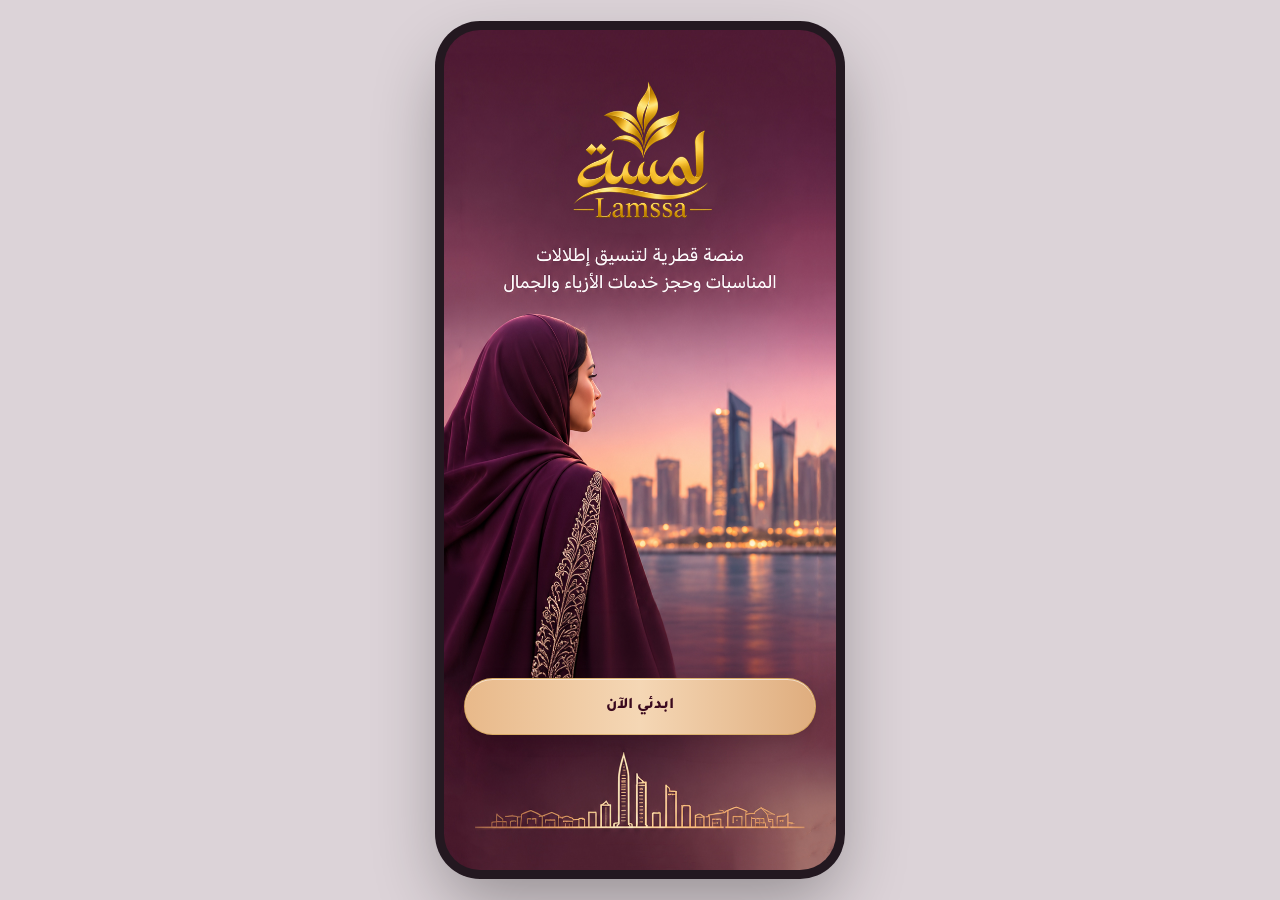
<file: index.html>
<!DOCTYPE html>
<html lang="ar" dir="rtl">
<head>
  <meta charset="utf-8">
  <meta name="viewport" content="width=device-width, initial-scale=1, viewport-fit=cover">
  <meta name="theme-color" content="#5E1233">
  <title>لمسة — الرئيسية</title>
  <link href="https://fonts.googleapis.com/css2?family=Tajawal:wght@400;500;700;800&display=swap" rel="stylesheet">
  <link rel="stylesheet" href="home.css">
</head>
<body>
  <div class="frame home-bg">
    <footer class="home-ft">
      <a href="main.html" class="cta-btn">ابدئي الآن</a>
    </footer>
  </div>
</body>
</html>
</file>
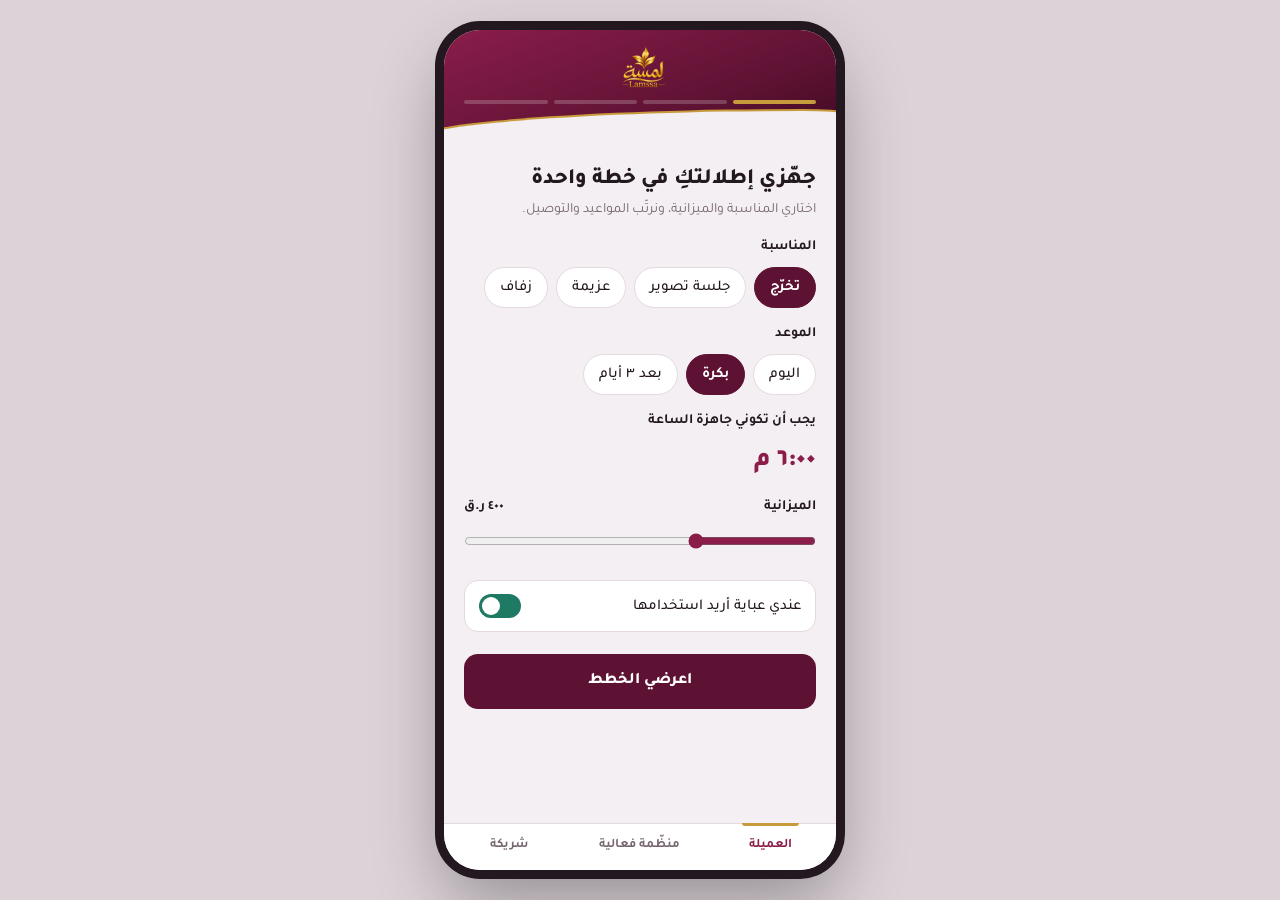
<file: main.html>
<!DOCTYPE html>
<html lang="ar" dir="rtl">
<head>
  <meta charset="utf-8">
  <meta name="viewport" content="width=device-width, initial-scale=1, viewport-fit=cover">
  <meta name="theme-color" content="#5E1233">
  <title>لمسة — نموذج أولي</title>
  <link href="https://fonts.googleapis.com/css2?family=Tajawal:wght@400;500;700;800&display=swap" rel="stylesheet">
  <link rel="stylesheet" href="style.css">
</head>
<body>
  <div class="frame">
    <header id="hd"></header>
    <main id="mn"></main>
    <nav id="nv"></nav>
    <div id="ts" role="status"></div>
  </div>
  <script src="script.js"></script>
</body>
</html>
</file>
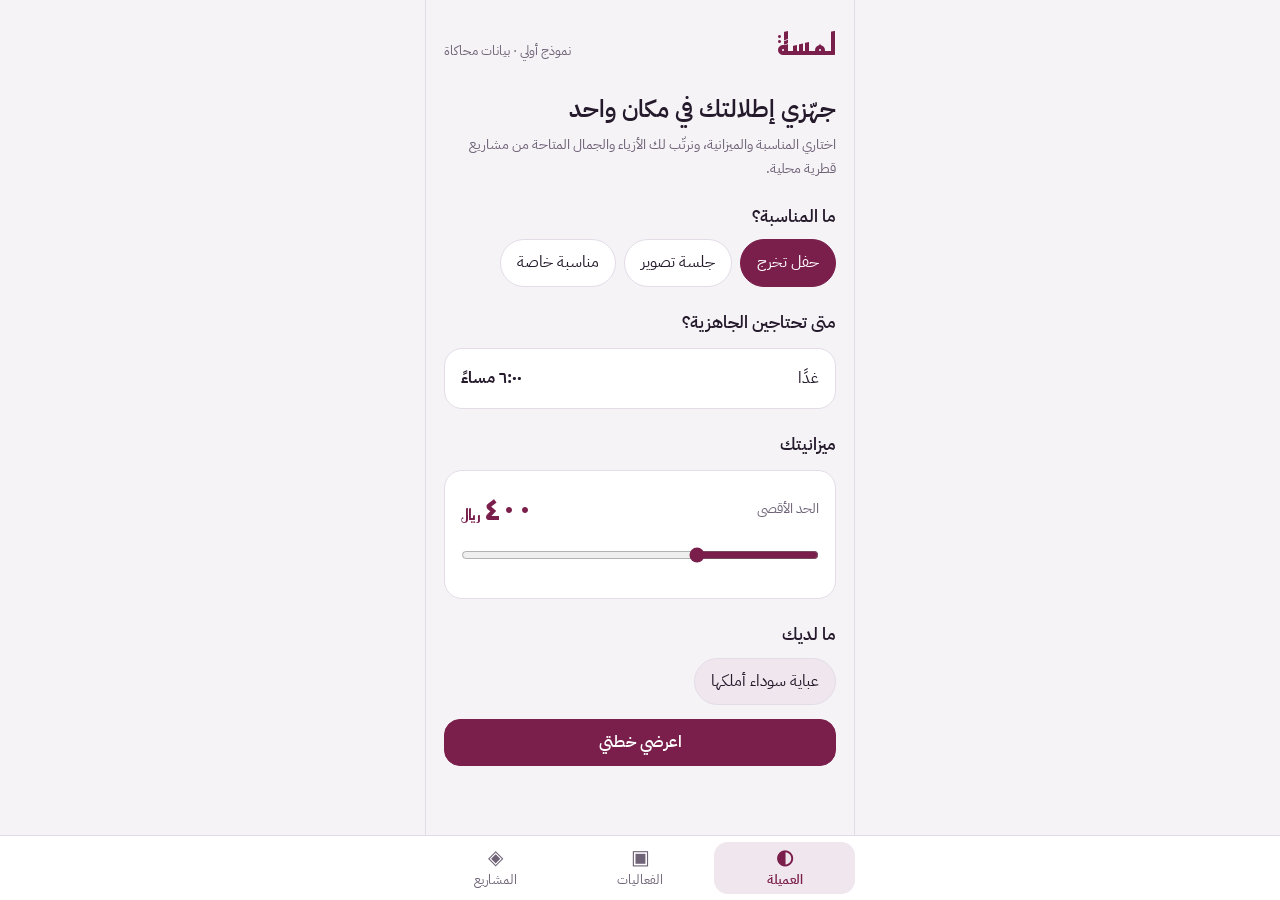
<file: لمسة _ Mobile-First Web App.html>
<!DOCTYPE html>
<html lang="ar" dir="rtl">
<head>
<meta charset="utf-8">
<meta name="viewport" content="width=device-width, initial-scale=1, viewport-fit=cover">
<title>لمسة | نموذج أولي</title>
<link rel="stylesheet" href="https://fonts.googleapis.com/css2?family=IBM+Plex+Sans+Arabic:wght@400;500;600&family=Reem+Kufi:wght@600&display=swap">


<style>
:root{--bg:#f6f3f7;--surface:#fff;--ink:#241a2b;--muted:#6f6377;--line:#e3dce8;--accent:#7a1f4b;--on-accent:#fff;--gold:#a8823f;--ok:#1d6f62;--warn:#b3261e;--soft:#f0e6ee;
box-sizing:border-box;padding-top:env(safe-area-inset-top,0px);padding-bottom:env(safe-area-inset-bottom,0px)}
@media (prefers-color-scheme:dark){:root:not([data-theme="light"]){--bg:#171119;--surface:#231a27;--ink:#f3ecf5;--muted:#a899b0;--line:#3a2d40;--accent:#d36b9f;--on-accent:#1a0f1f;--gold:#d4b06a;--ok:#4cc2af;--warn:#ff8a80;--soft:#33263a}}
:root[data-theme="dark"]{--bg:#171119;--surface:#231a27;--ink:#f3ecf5;--muted:#a899b0;--line:#3a2d40;--accent:#d36b9f;--on-accent:#1a0f1f;--gold:#d4b06a;--ok:#4cc2af;--warn:#ff8a80;--soft:#33263a}
html{scroll-padding-top:env(safe-area-inset-top,0px);height:100%}
*{box-sizing:border-box}
body{margin:0;min-height:100%;background:var(--bg);color:var(--ink);font:400 16px/1.7 "IBM Plex Sans Arabic",Tahoma,sans-serif}
body::before{content:"";position:fixed;inset:0 0 auto;height:env(safe-area-inset-top,0px);background:var(--bg);z-index:10}
.app{max-width:430px;margin:0 auto;min-height:100vh;padding:0 18px 96px;background:var(--bg)}
@media(min-width:500px){.app{border-inline:1px solid var(--line)}}
header{padding:22px 0 10px;display:flex;align-items:baseline;justify-content:space-between}
.logo{font:600 30px "Reem Kufi",Tahoma,sans-serif;color:var(--accent);letter-spacing:0}
.tag{font-size:13px;color:var(--muted)}
h1{font-size:24px;line-height:1.5;margin:14px 0 6px;font-weight:600}
h2{font-size:17px;margin:22px 0 8px;font-weight:600}
p{margin:0 0 10px}.muted{color:var(--muted);font-size:14px}
.card{background:var(--surface);border:1px solid var(--line);border-radius:18px;padding:16px;margin:10px 0}
.chips{display:flex;flex-wrap:wrap;gap:8px}
.chip,.btn{font:inherit;cursor:pointer;border-radius:999px;border:1px solid var(--line);background:var(--surface);color:var(--ink);padding:9px 16px;min-height:44px}
.chip[aria-pressed="true"]{background:var(--accent);color:var(--on-accent);border-color:var(--accent)}
.btn{display:block;width:100%;text-align:center;background:var(--accent);color:var(--on-accent);border-color:var(--accent);font-weight:600;margin-top:14px;border-radius:16px}
.btn.alt{background:transparent;color:var(--accent)}
.btn.sm{display:inline-block;width:auto;margin:8px 0 0;padding:8px 16px;font-size:14px}
:focus-visible{outline:3px solid var(--gold);outline-offset:2px}
label.row,.row{display:flex;justify-content:space-between;align-items:center;gap:10px}
input[type=range]{width:100%;accent-color:var(--accent);height:36px;margin:6px 0 0}
.big{font:600 34px "Reem Kufi",Tahoma,sans-serif;color:var(--accent);line-height:1.3}
.step{display:flex;align-items:center;gap:12px}
.step button{width:44px;height:44px;border-radius:50%;border:1px solid var(--line);background:var(--surface);color:var(--ink);font-size:20px;cursor:pointer}
.step b{min-width:28px;text-align:center;font-size:18px}
.thread{position:relative;margin:6px 0 0;padding-inline-start:30px}
.thread::before{content:"";position:absolute;inset-block:10px;inset-inline-start:9px;width:2px;background:linear-gradient(var(--gold),var(--accent))}
.node{position:relative;padding:8px 0 14px}
.node::before{content:"";position:absolute;inset-inline-start:-27px;top:15px;width:12px;height:12px;border-radius:50%;background:var(--surface);border:3px solid var(--accent)}
.node.fail::before{border-color:var(--warn)}.node.done::before{background:var(--gold);border-color:var(--gold)}
.t{font-size:13px;color:var(--gold);font-weight:600}
.item{display:flex;justify-content:space-between;gap:10px;align-items:flex-start}
.price{font-weight:600;white-space:nowrap}
.fail .nm{text-decoration:line-through;color:var(--muted)}
.badge{display:inline-block;font-size:12px;border-radius:999px;padding:1px 10px;background:var(--soft);color:var(--accent);margin-inline-start:6px}
.badge.ok{color:var(--ok)}.badge.bad{color:var(--warn)}
.total{border-top:1px dashed var(--line);margin-top:8px;padding-top:12px}
.warn{color:var(--warn);font-weight:600}.good{color:var(--ok);font-weight:600}
.notice{background:var(--soft);border-radius:14px;padding:12px 14px;font-size:14px;margin:12px 0}
nav{position:fixed;inset-inline:0;bottom:0;z-index:5;background:var(--surface);border-top:1px solid var(--line);padding:6px 8px calc(6px + env(safe-area-inset-bottom,0px))}
nav div{max-width:430px;margin:0 auto;display:grid;grid-template-columns:repeat(3,1fr);gap:4px}
nav button{font:inherit;font-size:13px;background:none;border:0;color:var(--muted);min-height:52px;border-radius:14px;cursor:pointer}
nav button[aria-current="page"]{color:var(--accent);background:var(--soft);font-weight:600}
nav span{display:block;font-size:20px;line-height:1.2}
.sent{text-align:center;padding:26px 10px}.sent .big{font-size:28px}
@media(prefers-reduced-motion:no-preference){.card{animation:in .25s ease-out}@keyframes in{from{opacity:.4;transform:translateY(6px)}}}
</style>



</head>
<body>
<div class="app">
<header><span class="logo">لمسة</span><span class="tag">نموذج أولي · بيانات محاكاة</span></header>
<main id="main"></main>
</div>
<nav><div id="nav"></div></nav>
<script>
var fmt=function(n){return n.toLocaleString('ar-EG')};
var S={tab:'cust',step:'form',occ:'حفل تخرج',budget:400,mk:'ok',
 org:{h:2,w:2,sv:{'ضبط الشيلة':true,'إزالة الوبر من العباية':true,'رتوش المكياج':false},sent:false},
 shop:{n:5,photo:true,video:false,sent:false}};
function items(){return [
 {n:'تعديل الأكمام (خيّاطة شريكة)',p:60,t:'12:00 ظ',s:'ok'},
 {n:'تأجير حقيبة',p:60,t:'2:00 م',s:'ok'},
 {n:'حجز مكياج',p:S.mk==='alt'?270:260,t:S.mk==='alt'?'4:30 م':'3:30 م',s:S.mk},
 {n:'توصيل قياسي',p:10,t:'مع الاستلام',s:'ok'}]}
function total(){return items().reduce(function(a,i){return a+(i.s==='failed'?0:i.p)},0)}
function chip(label,on,fn){return '<button class="chip" aria-pressed="'+on+'" onclick="'+fn+'">'+label+'</button>'}
function stepper(v,dec,inc){return '<div class="step"><button aria-label="إنقاص" onclick="'+dec+'">−</button><b>'+fmt(v)+'</b><button aria-label="زيادة" onclick="'+inc+'">+</button></div>'}
function form(){
 var occ=['حفل تخرج','جلسة تصوير','مناسبة خاصة'].map(function(o){return chip(o,S.occ===o,"S.occ='"+o+"';draw()")}).join('');
 return '<h1>جهّزي إطلالتك في مكان واحد</h1><p class="muted">اختاري المناسبة والميزانية، ونرتّب لك الأزياء والجمال المتاحة من مشاريع قطرية محلية.</p>'+
 '<h2>ما المناسبة؟</h2><div class="chips">'+occ+'</div>'+
 '<h2>متى تحتاجين الجاهزية؟</h2><div class="card row"><span>غدًا</span><b>٦:٠٠ مساءً</b></div>'+
 '<h2>ميزانيتك</h2><div class="card"><div class="row"><span class="muted">الحد الأقصى</span><span class="big">'+fmt(S.budget)+' <small style="font-size:15px">ريال</small></span></div>'+
 '<input type="range" min="200" max="800" step="10" value="'+S.budget+'" aria-label="الميزانية" oninput="S.budget=+this.value;document.querySelector(\'.big\').firstChild.textContent=fmt(S.budget)+\' \'"></div>'+
 '<h2>ما لديك</h2><div class="chips"><span class="chip" style="background:var(--soft)">عباية سوداء أملكها</span></div>'+
 '<button class="btn" onclick="S.step=\'plan\';draw()">اعرضي خطتي</button>'}
function plan(){
 var it=items(),tt=total(),over=tt-S.budget;
 var th=it.map(function(i){var cls=i.s==='failed'?' fail':'';var b=i.s==='alt'?'<span class="badge ok">موعد بديل</span>':i.s==='failed'?'<span class="badge bad">تعذّر</span>':'<span class="badge">بانتظار الرد</span>';
  return '<div class="node'+cls+'"><div class="t">'+i.t+'</div><div class="item"><span class="nm">'+i.n+b+'</span><span class="price">'+fmt(i.p)+'</span></div></div>'}).join('');
 var extra='';
 if(S.mk==='failed')extra='<div class="notice"><b>تعذّر موعد المكياج ٣:٣٠ م.</b><br>بديل متاح الآن: ٤:٣٠ م بسعر ٢٧٠ ريالًا. لن يتغيّر شيء في طلبك قبل موافقتك.<br><button class="btn sm" onclick="S.mk=\'alt\';draw()">أوافق على البديل</button></div>';
 var st=over>0?'<span class="warn">أعلى من ميزانيتك بـ '+fmt(over)+' ريال</span>':'<span class="good">ضمن ميزانيتك'+(over===0?' تمامًا':' · متبقّي '+fmt(-over)+' ريال')+'</span>';
 return '<h1>خطة '+S.occ+'</h1><p class="muted">غدًا ٦:٠٠ م · الميزانية '+fmt(S.budget)+' ريال</p>'+
 '<div class="card"><div class="thread">'+th+'<div class="node done"><div class="t">5:30 م</div><b>جاهزة للمناسبة</b></div></div>'+
 '<div class="total row"><b>الإجمالي</b><span class="big" style="font-size:28px">'+fmt(tt)+' ريال</span></div><div>'+st+'</div></div>'+extra+
 (S.mk==='ok'?'<button class="btn alt" onclick="S.mk=\'failed\';draw()">جرّبي: تعذّر موعد المكياج</button>':'')+
 '<button class="btn alt" onclick="S.mk=\'ok\';S.step=\'form\';draw()">تعديل المناسبة أو الميزانية</button>'+
 '<p class="muted" style="margin-top:14px">الأسعار والمواعيد بيانات محاكاة للعرض في القمة.</p>'}
function orgv(){
 var o=S.org;
 if(o.sent)return '<div class="card sent"><div class="big">أُرسل الطلب</div><p>حجز ركن «لمسة قبل الصورة» لمدة '+fmt(o.h)+' ساعة بانتظار تأكيد الفريق.</p><button class="btn alt" onclick="S.org.sent=false;draw()">طلب جديد</button></div>';
 var sv=Object.keys(o.sv).map(function(k){return chip(k,o.sv[k],"S.org.sv['"+k+"']=!S.org.sv['"+k+"'];draw()")}).join('');
 return '<h1>احجزي ركن «لمسة قبل الصورة»</h1><p class="muted">ركن في موقع الفعالية لتجهيز الإطلالات قبل التصوير.</p>'+
 '<h2>مدة التشغيل (ساعات)</h2>'+stepper(o.h,'S.org.h=Math.max(1,S.org.h-1);draw()','S.org.h=Math.min(8,S.org.h+1);draw()')+
 '<h2>عدد العاملات</h2>'+stepper(o.w,'S.org.w=Math.max(1,S.org.w-1);draw()','S.org.w=Math.min(6,S.org.w+1);draw()')+
 '<h2>الخدمات</h2><div class="chips">'+sv+'</div>'+
 '<div class="notice">السعر يُتفق عليه مع المنظِّمة بحسب المدة وعدد العاملات والخدمات.</div>'+
 '<button class="btn" onclick="S.org.sent=true;draw()">أرسلي طلب الحجز</button>'}
function shopv(){
 var s=S.shop;
 if(s.sent)return '<div class="card sent"><div class="big">أُرسل الطلب</div><p>طلب تصوير '+fmt(s.n)+' قطع بانتظار موعد من الفريق.</p><button class="btn alt" onclick="S.shop.sent=false;draw()">طلب جديد</button></div>';
 return '<h1>صوّري مجموعتك</h1><p class="muted">لأصحاب مشاريع العبايات والإكسسوارات: جلسة تنسّقها مصوّرة ومنسّقة أزياء.</p>'+
 '<h2>عدد القطع</h2>'+stepper(s.n,'S.shop.n=Math.max(1,S.shop.n-1);draw()','S.shop.n=Math.min(20,S.shop.n+1);draw()')+
 '<h2>المخرجات</h2><div class="chips">'+chip('صور للمتجر',s.photo,"S.shop.photo=!S.shop.photo;draw()")+chip('فيديو قصير',s.video,"S.shop.video=!S.shop.video;draw()")+'</div>'+
 '<div class="notice">تُحدَّد الباقة والسعر بعد الاتفاق على عدد القطع والصور ومقاطع الفيديو.</div>'+
 '<button class="btn" onclick="S.shop.sent=true;draw()">اطلبي موعدًا</button>'}
var TABS=[['cust','◐','العميلة'],['org','▣','الفعاليات'],['shop','◈','المشاريع']];
function draw(){
 document.getElementById('main').innerHTML=S.tab==='cust'?(S.step==='form'?form():plan()):S.tab==='org'?orgv():shopv();
 document.getElementById('nav').innerHTML=TABS.map(function(t){return '<button '+(S.tab===t[0]?'aria-current="page"':'')+' onclick="S.tab=\''+t[0]+'\';draw();scrollTo(0,0)"><span>'+t[1]+'</span>'+t[2]+'</button>'}).join('')}
draw();
</script>
</body>
</html>
</file>
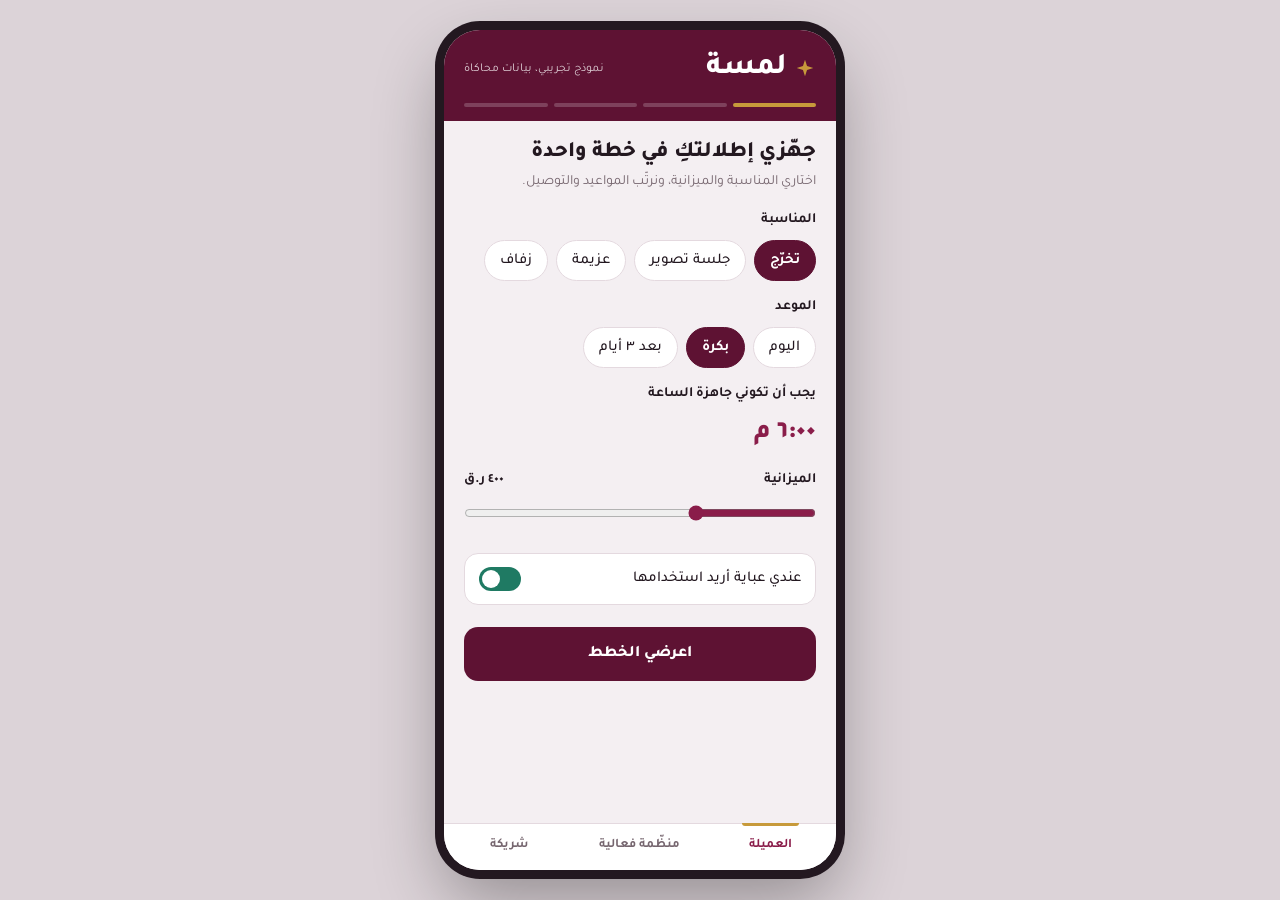
<file: لمسة — نموذج أولي.html>
<!DOCTYPE html>
<html lang="ar" dir="rtl">
<head>
<meta charset="utf-8">
<meta name="viewport" content="width=device-width, initial-scale=1, viewport-fit=cover">
<meta name="theme-color" content="#5E1233">
<title>لمسة — نموذج أولي</title>
<link href="https://fonts.googleapis.com/css2?family=Tajawal:wght@400;500;700;800&display=swap" rel="stylesheet">


<style>
:root{--bg:#F4EFF2;--card:#fff;--ink:#231820;--mut:#76666F;--br:#5E1233;--br2:#8A1D4A;--gold:#C79A3B;--line:#E4D9DF;--ok:#1F7A63;--bad:#B3261E;--wt:#9A6B00;--shell:#DCD3D8;color-scheme:light;box-sizing:border-box;padding-top:env(safe-area-inset-top,0px);padding-bottom:env(safe-area-inset-bottom,0px)}
@media(prefers-color-scheme:dark){:root:not([data-theme="light"]){--bg:#1A1117;--card:#26191F;--ink:#F4EAEF;--mut:#B8A4AE;--line:#3B2A33;--gold:#D9AE55;--ok:#4CC3A0;--bad:#FF8A80;--wt:#E3B341;--shell:#0D080B;color-scheme:dark}}
:root[data-theme="dark"]{--bg:#1A1117;--card:#26191F;--ink:#F4EAEF;--mut:#B8A4AE;--line:#3B2A33;--gold:#D9AE55;--ok:#4CC3A0;--bad:#FF8A80;--wt:#E3B341;--shell:#0D080B;color-scheme:dark}
*{box-sizing:border-box;margin:0;-webkit-tap-highlight-color:transparent}
html{height:100%;scroll-padding-top:env(safe-area-inset-top,0px)}
body{height:100%;font-family:Tajawal,system-ui,sans-serif;background:var(--shell);color:var(--ink);display:grid;place-items:center;font-size:15px;line-height:1.55}
.frame{width:392px;height:min(840px,100%);background:var(--bg);border-radius:36px;overflow:hidden;display:flex;flex-direction:column;box-shadow:0 0 0 9px var(--ink),0 30px 70px #0005;position:relative}
@media(max-width:520px){body{display:block}.frame{width:100%;height:100%;border-radius:0;box-shadow:none}}
button{font:inherit;color:inherit;cursor:pointer;border:0;background:none}
button:focus-visible,input:focus-visible{outline:3px solid var(--gold);outline-offset:2px}
header{background:var(--br);color:#fff;padding:16px 20px 14px;flex:none}
.top{display:flex;justify-content:space-between;align-items:center}
.logo{font-size:30px;font-weight:800;letter-spacing:0;display:flex;align-items:center;gap:8px}
.logo svg{width:22px;height:22px;color:var(--gold)}
.tag{font-size:12px;opacity:.8}
.dots{display:flex;gap:6px;margin-top:10px}.dots i{height:4px;flex:1;border-radius:3px;background:#ffffff33}.dots i.on{background:var(--gold)}
main{flex:1;overflow:auto;padding:18px 20px 26px}
nav{flex:none;display:flex;background:var(--card);border-top:1px solid var(--line);padding-bottom:4px}
nav button{flex:1;padding:12px 4px 10px;font-weight:700;font-size:13px;color:var(--mut);position:relative}
nav button.on{color:var(--br2)}
nav button.on::before{content:"";position:absolute;top:-1px;inset-inline:28%;height:3px;border-radius:0 0 3px 3px;background:var(--gold)}
@media(prefers-color-scheme:dark){nav button.on{color:var(--gold)}}
h2{font-size:22px;font-weight:800;line-height:1.35;margin-bottom:4px}
.p{color:var(--mut);font-size:14px;margin-bottom:16px}
label,.lb{display:flex;justify-content:space-between;font-weight:700;font-size:14px;margin:16px 0 8px}
.chips{display:flex;flex-wrap:wrap;gap:8px}
.chip{padding:8px 15px;border-radius:99px;border:1.5px solid var(--line);background:var(--card);font-weight:500}
.chip.on{background:var(--br);border-color:var(--br);color:#fff;font-weight:700}
input[type=range]{width:100%;accent-color:var(--br2);height:28px}
.big{font-size:26px;font-weight:800;color:var(--br2)}
@media(prefers-color-scheme:dark){.big{color:var(--gold)}}
.sw{display:flex;align-items:center;gap:12px;width:100%;text-align:start;padding:13px 14px;border:1.5px solid var(--line);border-radius:14px;background:var(--card);margin-top:16px;font-weight:500}
.sw b{margin-inline-start:auto;width:42px;height:24px;border-radius:99px;background:var(--line);position:relative;transition:.2s}
.sw b::after{content:"";position:absolute;top:3px;inset-inline-start:3px;width:18px;height:18px;border-radius:50%;background:#fff;transition:.2s}
.sw.on b{background:var(--ok)}.sw.on b::after{inset-inline-start:21px}
.btn{display:block;width:100%;margin-top:22px;padding:15px;border-radius:14px;background:var(--br);color:#fff;font-weight:800;font-size:16px;text-align:center}
.btn.g{background:none;border:1.5px solid var(--line);color:var(--ink);margin-top:10px;font-weight:700}
.btn:disabled{opacity:.55;cursor:default}
.card{background:var(--card);border:1px solid var(--line);border-radius:16px;padding:16px;margin-bottom:14px}
.card.sel{border:2px solid var(--gold)}
.hd{display:flex;justify-content:space-between;align-items:baseline;margin-bottom:2px}
.hd b{font-size:18px}.hd span{font-size:22px;font-weight:800;color:var(--br2)}
@media(prefers-color-scheme:dark){.hd span{color:var(--gold)}}
.d{color:var(--mut);font-size:13px;margin-bottom:10px}
.ln{display:flex;justify-content:space-between;padding:7px 0;border-top:1px dashed var(--line);font-size:14px}
.ln small{display:block;color:var(--mut);font-size:12px}
.mt{height:8px;border-radius:9px;background:var(--line);margin:12px 0 4px;overflow:hidden}.mt i{display:block;height:100%;background:var(--ok);border-radius:9px;transition:width .4s}.mt i.ov{background:var(--bad)}
.mt+small{color:var(--mut);font-size:12px}
.tl{position:relative;padding-inline-start:30px;margin:6px 0}
.tl::before{content:"";position:absolute;inset-block:8px;inset-inline-start:9px;width:2px;background:var(--line)}
.ti{position:relative;padding:0 0 18px}
.ti::before{content:"";position:absolute;top:5px;inset-inline-start:-27px;width:12px;height:12px;border-radius:50%;background:var(--card);border:3px solid var(--br2)}
.ti.ok::before{background:var(--ok);border-color:var(--ok)}.ti.no::before{border-color:var(--bad);background:var(--bad)}
.ti .tm{font-size:12px;color:var(--mut);font-weight:700}
.ti .r{display:flex;justify-content:space-between;gap:8px;align-items:center}
.ti.end::before{background:var(--gold);border-color:var(--gold);width:16px;height:16px;top:3px;inset-inline-start:-29px}
.ti.end b{color:var(--gold)}
.st{font-size:11px;font-weight:700;padding:2px 9px;border-radius:99px;white-space:nowrap}
.st.w{background:#C79A3B26;color:var(--wt)}.st.o{background:#1F7A6322;color:var(--ok)}.st.n{background:#B3261E22;color:var(--bad)}.st.i{background:var(--line);color:var(--mut)}
.sp{display:inline-block;width:10px;height:10px;border:2px solid currentColor;border-top-color:transparent;border-radius:50%;margin-inline-end:5px;vertical-align:-1px;animation:s .8s linear infinite}
@keyframes s{to{rotate:360deg}}
.al{border:2px solid var(--bad);border-radius:16px;padding:14px;background:var(--card);margin-bottom:14px}
.al b{color:var(--bad)}
.ok-i{width:68px;height:68px;border-radius:50%;background:var(--ok);display:grid;place-items:center;margin:14px auto 12px}.ok-i svg{width:34px;height:34px;color:#fff}
.ctr{text-align:center}
.stp{display:flex;align-items:center;justify-content:space-between;border:1.5px solid var(--line);background:var(--card);border-radius:14px;padding:6px}
.stp button{width:40px;height:40px;border-radius:10px;background:var(--bg);font-size:20px;font-weight:800}.stp b{font-size:17px}
.row2{display:flex;gap:8px;margin-top:10px}.row2 .btn{margin-top:0;padding:11px;font-size:14px}
#ts{position:absolute;inset-inline:20px;bottom:76px;background:var(--ink);color:var(--bg);padding:11px 14px;border-radius:12px;font-size:14px;text-align:center;opacity:0;pointer-events:none;transition:opacity .25s}
#ts.on{opacity:1}
.sim{font-size:12px;color:var(--mut);text-align:center;margin-top:16px}
@media(prefers-reduced-motion:reduce){*{transition:none!important;animation-duration:2s!important}}
</style>
</head>


<body>
<div class="frame"><header id="hd"></header><main id="mn"></main><nav id="nv"></nav><div id="ts" role="status"></div></div>
<script>
const $=s=>document.querySelector(s);
const n=x=>(+x).toLocaleString('ar-EG');
const fm=o=>{const h=Math.floor(o),m=Math.round((o-h)*60);return n((h+11)%12+1)+':'+(m<10?'٠':'')+n(m)+(h>=12?' م':' ص')};
const S={r:'c',st:0,bud:400,own:true,occ:'تخرّج',day:'بكرة',pl:'A',ph:0,loc:'قاعة حفل',hrs:2,stf:2,tch:true,sent:false,pcs:10,vid:true,inb:[0,0]};
const PL={
A:{n:'متوازنة',d:'تعديل عبايتكِ مع مكياج كامل وحقيبة مؤجّرة',it:[
{n:'تعديل الأكمام',w:'ورشة الدوحة للخياطة',p:60,o:13},
{n:'مكياج كامل',w:'مها، خبيرة مكياج',p:260,o:15,a:270,ao:16},
{n:'تأجير حقيبة',w:'ستوديو الإكسسوار',p:60,o:16.5},
{n:'توصيل',w:'لمسة',p:10,o:17.25}]},
B:{n:'اقتصادية',d:'تعديل الأكمام مع مكياج سريع وإكسسوار بسيط',it:[
{n:'تعديل الأكمام',w:'ورشة الدوحة للخياطة',p:60,o:13},
{n:'مكياج سريع',w:'مها، خبيرة مكياج',p:200,o:15.5,a:210,ao:16},
{n:'تأجير إكسسوار',w:'ستوديو الإكسسوار',p:35,o:16.5},
{n:'توصيل',w:'لمسة',p:10,o:17.25}]}};
const items=pl=>PL[pl||S.pl].it.map(i=>S.own||i.n!='تعديل الأكمام'?i:{n:'عباية جاهزة',w:'متجر العباية الشريك',p:280,o:13});
const done=()=>S.ph>=3;
const pr=i=>done()&&i.a?i.a:i.p, tm=i=>done()&&i.a?i.ao:i.o;
const tot=pl=>items(pl).reduce((a,i)=>a+(pl?i.p:pr(i)),0);
const mt=t=>`<div class="mt"><i class="${t>S.bud?'ov':''}" style="width:${Math.min(100,t/S.bud*100)}%"></i></div><small>${t>S.bud?'تتجاوز الميزانية بـ '+n(t-S.bud):'المتبقي من الميزانية '+n(S.bud-t)} ر.ق</small>`;
const ch=(k,a)=>`<div class="chips">${a.map(v=>`<button class="chip ${S[k]===v?'on':''}" onclick="set('${k}','${v}')">${v}</button>`).join('')}</div>`;
const sw=(k,t)=>`<button class="sw ${S[k]?'on':''}" onclick="set('${k}',!S.${k})">${t}<b></b></button>`;
const stp=(k,mn,mx)=>`<div class="stp"><button aria-label="زيادة" onclick="set('${k}',Math.min(${mx},S.${k}+1))">+</button><b>${n(S[k])}</b><button aria-label="إنقاص" onclick="set('${k}',Math.max(${mn},S.${k}-1))">−</button></div>`;
const tick='<svg viewBox="0 0 24 24" fill="none" stroke="currentColor" stroke-width="3" stroke-linecap="round" stroke-linejoin="round"><path d="M5 12.5l4.5 4.5L19 7.5"/></svg>';
const spark='<svg viewBox="0 0 24 24" fill="currentColor"><path d="M12 2l2.2 6.8L21 11l-6.8 2.2L12 20l-2.2-6.8L3 11l6.8-2.2z"/></svg>';
function set(k,v){S[k]=v;R(true)}
function go(s){S.st=s;R()}
function role(r){S.r=r;R()}
function toast(m){const t=$('#ts');t.textContent=m;t.classList.add('on');clearTimeout(toast.t);toast.t=setTimeout(()=>t.classList.remove('on'),2200)}
function bud(v){S.bud=+v;$('#bv').textContent=n(v)+' ر.ق'}
function reset(){Object.assign(S,{st:0,ph:0,pl:'A',sent:false});R()}
function send(){S.ph=1;R(true);setTimeout(()=>{if(S.ph==1){S.ph=2;R(true)}},1600)}
function pick(p){S.pl=p;S.ph=0;go(2)}

function cust(){
if(S.st==0)return`<h2>جهّزي إطلالتكِ في خطة واحدة</h2><p class="p">اختاري المناسبة والميزانية، ونرتّب المواعيد والتوصيل.</p>
<div class="lb">المناسبة</div>${ch('occ',['تخرّج','جلسة تصوير','عزيمة','زفاف'])}
<div class="lb">الموعد</div>${ch('day',['اليوم','بكرة','بعد ٣ أيام'])}
<div class="lb">يجب أن تكوني جاهزة الساعة</div><div class="big">٦:٠٠ م</div>
<label for="rg">الميزانية <b id="bv">${n(S.bud)} ر.ق</b></label><input id="rg" type="range" min="200" max="800" step="10" value="${S.bud}" oninput="bud(this.value)">
${sw('own','عندي عباية أريد استخدامها')}
<button class="btn" onclick="go(1)">اعرضي الخطط</button>`;
if(S.st==1)return`<h2>خطتان لـ ${S.occ} ${S.day}</h2><p class="p">الأسعار تشمل التوصيل، والمواعيد مرتّبة لتنتهي قبل ٦:٠٠ م.</p>`+['A','B'].map(k=>{const t=tot(k);return`<div class="card ${S.pl==k?'sel':''}"><div class="hd"><b>${PL[k].n}</b><span>${n(t)} ر.ق</span></div><div class="d">${PL[k].d}</div>${items(k).map(i=>`<div class="ln"><span>${i.n}<small>${i.w}</small></span><span>${n(i.p)}</span></div>`).join('')}${mt(t)}<button class="btn" style="margin-top:12px;padding:12px" onclick="pick('${k}')">اختاري هذه الخطة</button></div>`}).join('')+`<button class="btn g" onclick="go(0)">تعديل الميزانية أو المناسبة</button>`;
if(S.st==2){const L=items().map(i=>({...i,t:tm(i)})).sort((a,b)=>a.t-b.t);
const c=i=>{const x=i.a;if(S.ph==0)return['i','جاهز للإرسال',''];if(S.ph==1)return['w','<span class="sp"></span>بانتظار الرد',''];if(S.ph==2)return x?['n','تعذّر الموعد','no']:['o','مؤكد','ok'];return['o','مؤكد','ok']};
const T=tot();
return`<h2>${S.ph<3?'ترتيب اليوم':'خطتكِ جاهزة للاعتماد'}</h2><p class="p">كل عنصر يبقى «بانتظار الرد» حتى تؤكد الشريكة الوقت والسعر.</p>
${S.ph==2?`<div class="al"><b>اعتذرت مها عن موعد ${fm(items().find(i=>i.a).o)}</b><p class="d" style="margin:4px 0 10px">أقرب بديل الساعة ${fm(16)} بسعر ${n(items().find(i=>i.a).a)} ر.ق. الإجمالي الجديد ${n(T+items().find(i=>i.a).a-items().find(i=>i.a).p)} ر.ق.</p><div class="row2"><button class="btn" onclick="set('ph',3)">أوافق على البديل</button><button class="btn g" onclick="S.ph=0;go(1)">غيّري الخطة</button></div></div>`:''}
<div class="tl">${L.map(i=>{const s=c(i);return`<div class="ti ${s[2]}"><div class="tm">${fm(i.t)}</div><div class="r"><span><b>${i.n}</b><small class="d" style="display:block;margin:0">${i.w}</small></span><span class="st ${s[0]=='i'?'i':s[0]}">${s[1]}</span></div></div>`}).join('')}<div class="ti end"><div class="tm">${fm(18)}</div><b>موعد ${S.occ}</b></div></div>
<div class="card"><div class="hd"><b>الإجمالي</b><span>${n(T)} ر.ق</span></div>${mt(T)}</div>
${S.ph==0?`<button class="btn" onclick="send()">أرسلي الطلب للشريكات</button>`:S.ph==1?`<button class="btn" disabled>جارٍ انتظار الردود…</button>`:S.ph==3?`<button class="btn" onclick="go(3)">اعتمدي الخطة</button>`:''}`}
return`<div class="ctr"><div class="ok-i">${tick}</div><h2>تمّت جدولة إطلالتكِ</h2><p class="p">وصلكِ إشعار بكل موعد، وسنذكّركِ قبل كل خطوة.</p></div>
<div class="card"><div class="hd"><b>${PL[S.pl].n} · ${S.occ} ${S.day}</b><span>${n(tot())} ر.ق</span></div>${mt(tot())}<div class="ln"><span>الجاهزية</span><b>٦:٠٠ م</b></div><div class="ln"><span>سياسة الإلغاء والإرجاع</span><b>معروضة لكل عنصر</b></div></div>
<button class="btn" onclick="reset()">ابدئي خطة جديدة</button>`}

function org(){
const T=S.hrs*S.stf*150+(S.tch?S.hrs*100:0);
if(S.sent)return`<div class="ctr"><div class="ok-i">${tick}</div><h2>وصل طلب الحجز</h2><p class="p">سيؤكد فريق لمسة التوافر خلال ساعة.</p></div><div class="card"><div class="hd"><b>ركن لمسة قبل الصورة</b><span>${n(T)} ر.ق</span></div><div class="ln"><span>الموقع</span><b>${S.loc}</b></div><div class="ln"><span>المدة</span><b>${n(S.hrs)} ساعة</b></div><div class="ln"><span>رقم الطلب</span><b>LM-٢٦١١</b></div></div><button class="btn g" onclick="set('sent',false)">طلب جديد</button>`;
return`<h2>احجزي ركن «لمسة قبل الصورة»</h2><p class="p">ركن تجهيز في موقع فعاليتكِ، يُحجز بالساعة.</p>
<div class="lb">موقع الفعالية</div>${ch('loc',['قاعة حفل','استوديو تصوير','حرم جامعي'])}
<div class="lb">مدة التشغيل (ساعات)</div>${stp('hrs',1,6)}
<div class="lb">عدد العاملات</div>${stp('stf',1,4)}
<div class="lb">الخدمات</div>
<div class="ln"><span>ضبط الشيلة</span><b>مشمول</b></div><div class="ln"><span>إزالة الوبر من العباية</span><b>مشمول</b></div>
${sw('tch','رتوش مكياج (+١٠٠ ر.ق في الساعة)')}
<div class="card" style="margin-top:18px"><div class="hd"><b>التقدير</b><span>${n(T)} ر.ق</span></div><div class="d" style="margin:0">${n(S.stf)} عاملات × ${n(S.hrs)} ساعة × ١٥٠ ر.ق${S.tch?' + رتوش المكياج':''}</div></div>
<button class="btn" onclick="set('sent',true)">أرسلي طلب الحجز</button>`}

function par(){
const rq=[['تعديل أكمام عباية سوداء',60,'التسليم قبل ١:٠٠ م'],['تأجير حقيبة سهرة',60,'الاستلام ٤:٣٠ م']];
const E=S.pcs*20+(S.vid?250:0);
return`<h2>أهلًا بكِ يا شريكتنا</h2><p class="p">طلبات محدّدة بموعد وسعر، تقبلينها أو تعتذرين عنها.</p>
<div class="lb">طلبات جديدة</div>${rq.map((q,i)=>`<div class="card"><div class="hd"><b>${q[0]}</b><span>${n(q[1])}</span></div><div class="d" style="margin:0">${q[2]}</div>${S.inb[i]?`<span class="st ${S.inb[i]==1?'o':'n'}" style="display:inline-block;margin-top:10px">${S.inb[i]==1?'تم القبول':'تم الاعتذار'}</span>`:`<div class="row2"><button class="btn" onclick="S.inb[${i}]=1;R(true)">قبول</button><button class="btn g" onclick="S.inb[${i}]=2;R(true)">اعتذار</button></div>`}</div>`).join('')}
<div class="lb" style="margin-top:22px">تصوير مجموعتكِ</div>
<div class="card"><label for="pc" style="margin-top:0">عدد القطع <b id="pv">${n(S.pcs)}</b></label><input id="pc" type="range" min="5" max="30" value="${S.pcs}" oninput="S.pcs=+this.value;$('#pv').textContent=n(this.value);$('#pe').textContent=n(S.pcs*20+(S.vid?250:0))+' ر.ق';$('#pp').textContent=n(S.pcs*3)">
${sw('vid','إضافة فيديو قصير')}<div class="ln" style="margin-top:14px"><span>صور للمتجر</span><b id="pp">${n(S.pcs*3)}</b></div><div class="ln"><span>الباقة</span><b id="pe">${n(E)} ر.ق</b></div></div>
<button class="btn" onclick="toast('أُرسل طلب موعد التصوير')">اطلبي موعد التصوير</button>`}

function R(keep){
const m=$('#mn'),y=keep?m.scrollTop:0;
$('#hd').innerHTML=`<div class="top"><div class="logo">${spark}لمسة</div><span class="tag">نموذج تجريبي، بيانات محاكاة</span></div>${S.r=='c'?`<div class="dots">${[0,1,2,3].map(i=>`<i class="${i<=S.st?'on':''}"></i>`).join('')}</div>`:''}`;
m.innerHTML=S.r=='c'?cust():S.r=='o'?org():par();
m.scrollTop=y;
$('#nv').innerHTML=[['c','العميلة'],['o','منظّمة فعالية'],['p','شريكة']].map(a=>`<button class="${S.r==a[0]?'on':''}" onclick="role('${a[0]}')">${a[1]}</button>`).join('');
}
R();
</script>
</body>
</html>
</file>
<file: home.css>
:root {
  --bg: #F4EFF2;
  --card: #fff;
  --ink: #231820;
  --mut: #76666F;
  --br: #5E1233;
  --br2: #8A1D4A;
  --gold: #C79A3B;
  --line: #E4D9DF;
  --ok: #1F7A63;
  --shell: #DCD3D8;
  color-scheme: light;
}

@media (prefers-color-scheme: dark) {
  :root:not([data-theme="light"]) {
    --bg: #1A1117;
    --card: #26191F;
    --ink: #F4EAEF;
    --mut: #B8A4AE;
    --line: #3B2A33;
    --gold: #D9AE55;
    --ok: #4CC3A0;
    --shell: #0D080B;
    color-scheme: dark;
  }
}

:root[data-theme="dark"] {
  --bg: #1A1117;
  --card: #26191F;
  --ink: #F4EAEF;
  --mut: #B8A4AE;
  --line: #3B2A33;
  --gold: #D9AE55;
  --ok: #4CC3A0;
  --shell: #0D080B;
  color-scheme: dark;
}

* {
  box-sizing: border-box;
  margin: 0;
  -webkit-tap-highlight-color: transparent;
}

html {
  height: 100%;
  scroll-padding-top: env(safe-area-inset-top, 0px);
}

body {
  height: 100%;
  font-family: Tajawal, system-ui, sans-serif;
  background: var(--shell);
  color: var(--ink);
  display: grid;
  place-items: center;
  font-size: 15px;
  line-height: 1.55;
  padding-block: env(safe-area-inset-top, 0px) env(safe-area-inset-bottom, 0px);
}

.frame {
  width: 392px;
  height: min(840px, 100%);
  background: var(--bg);
  border-radius: 36px;
  overflow: hidden;
  display: flex;
  flex-direction: column;
  box-shadow: 0 0 0 9px var(--ink), 0 30px 70px #0005;
  position: relative;
}

@media (max-width: 520px) {
  body {
    display: block;
    padding-block: 0;
  }
  .frame {
    width: 100%;
    height: 100%;
    border-radius: 0;
    box-shadow: none;
  }
}

.frame.home-bg {
  position: relative;
  background-color: var(--br);
  background-image: url("background/00.jpg");
  background-position: center;
  background-size: 100% 100%;
  background-repeat: no-repeat;
  justify-content: flex-end;
}

.frame.home-bg .home-ft {
  position: relative;
  z-index: 1;
  flex: none;
  padding: 14px 20px 135px 20px;
  background: transparent;
}

.cta-btn {
  display: block;
  width: 100%;
  text-align: center;
  text-decoration: none;
  padding: 15px;
  border-radius: 999px;
  background: linear-gradient(90deg, #E8B98A 0%, #F5D7B5 50%, #DFAD7E 100%);
  color: #3A091E;
  border: 1px solid #C79A3B80;
  box-shadow: 0 6px 18px #00000024, inset 0 1px 0 #ffffff99;
  font-weight: 800;
  font-size: 16px;
  transition: transform .2s, filter .2s;
}

.cta-btn:hover {
  filter: brightness(1.03);
}

.cta-btn:focus-visible {
  outline: 3px solid var(--gold);
  outline-offset: 2px;
}

@media (prefers-reduced-motion: reduce) {
  * {
    transition: none !important;
    animation-duration: 2s !important;
  }
}
</file>
<file: style.css>
:root {
  --bg: #F4EFF2;
  --card: #fff;
  --ink: #231820;
  --mut: #76666F;
  --br: #5E1233;
  --br2: #8A1D4A;
  --gold: #C79A3B;
  --line: #E4D9DF;
  --ok: #1F7A63;
  --bad: #B3261E;
  --wt: #9A6B00;
  --shell: #DCD3D8;
  color-scheme: light;
  box-sizing: border-box;
  padding-top: env(safe-area-inset-top, 0px);
  padding-bottom: env(safe-area-inset-bottom, 0px);
}

@media (prefers-color-scheme: dark) {
  :root:not([data-theme="light"]) {
    --bg: #1A1117;
    --card: #26191F;
    --ink: #F4EAEF;
    --mut: #B8A4AE;
    --line: #3B2A33;
    --gold: #D9AE55;
    --ok: #4CC3A0;
    --bad: #FF8A80;
    --wt: #E3B341;
    --shell: #0D080B;
    color-scheme: dark;
  }
}

:root[data-theme="dark"] {
  --bg: #1A1117;
  --card: #26191F;
  --ink: #F4EAEF;
  --mut: #B8A4AE;
  --line: #3B2A33;
  --gold: #D9AE55;
  --ok: #4CC3A0;
  --bad: #FF8A80;
  --wt: #E3B341;
  --shell: #0D080B;
  color-scheme: dark;
}

* {
  box-sizing: border-box;
  margin: 0;
  -webkit-tap-highlight-color: transparent;
}

html {
  height: 100%;
  scroll-padding-top: env(safe-area-inset-top, 0px);
}

body {
  height: 100%;
  font-family: Tajawal, system-ui, sans-serif;
  background: var(--shell);
  color: var(--ink);
  display: grid;
  place-items: center;
  font-size: 15px;
  line-height: 1.55;
}

.frame {
  width: 392px;
  height: min(840px, 100%);
  background: var(--bg);
  border-radius: 36px;
  overflow: hidden;
  display: flex;
  flex-direction: column;
  box-shadow: 0 0 0 9px var(--ink), 0 30px 70px #0005;
  position: relative;
}

@media (max-width: 520px) {
  body {
    display: block;
  }
  .frame {
    width: 100%;
    height: 100%;
    border-radius: 0;
    box-shadow: none;
  }
}

button {
  font: inherit;
  color: inherit;
  cursor: pointer;
  border: 0;
  background: none;
}

button:focus-visible,
input:focus-visible {
  outline: 3px solid var(--gold);
  outline-offset: 2px;
}

header {
  position: relative;
  background: linear-gradient(160deg, var(--br2) 0%, var(--br) 65%, #3a091e 100%);
  color: #fff;
  padding: 16px 20px 44px;
  flex: none;
  overflow: hidden;
  text-align: center;
}

header::after {
  content: "";
  position: absolute;
  inset-inline: -10%;
  bottom: -1px;
  height: 38px;
  background: var(--bg);
  border-radius: 100% 18% 0 0 / 100% 35% 0 0;
  box-shadow: 0 -2px 0 var(--gold);
  pointer-events: none;
}

.top {
  position: relative;
  z-index: 1;
  display: flex;
  justify-content: center;
  align-items: center;
}

.back-btn {
  position: absolute;
  inset-inline-start: 0;
  top: 50%;
  transform: translateY(-50%);
  width: 38px;
  height: 38px;
  border-radius: 50%;
  display: grid;
  place-items: center;
  color: #fff;
  background: #ffffff1a;
  transition: background .2s, opacity .2s;
}

.back-btn:hover:not(:disabled) {
  background: #ffffff30;
}

.back-btn:disabled {
  opacity: 0;
  pointer-events: none;
}

.back-btn svg {
  width: 20px;
  height: 20px;
}

.logo img.logo-img {
  height: 44px;
  width: auto;
  max-width: 150px;
  object-fit: contain;
  display: block;
}

.logo {
  justify-self: center;
  font-size: 28px;
  font-weight: 800;
  letter-spacing: 0;
  display: flex;
  align-items: center;
  gap: 7px;
  color: var(--gold);
}

.dots {
  position: relative;
  z-index: 1;
  display: flex;
  gap: 6px;
  margin-top: 10px;
}

.dots i {
  height: 4px;
  flex: 1;
  border-radius: 3px;
  background: #ffffff33;
}

.dots i.on {
  background: var(--gold);
}

main {
  flex: 1;
  overflow: auto;
  padding: 18px 20px 26px;
}

nav {
  flex: none;
  display: flex;
  background: var(--card);
  border-top: 1px solid var(--line);
  padding-bottom: 4px;
}

nav button {
  flex: 1;
  padding: 12px 4px 10px;
  font-weight: 700;
  font-size: 13px;
  color: var(--mut);
  position: relative;
}

nav button.on {
  color: var(--br2);
}

nav button.on::before {
  content: "";
  position: absolute;
  top: -1px;
  inset-inline: 28%;
  height: 3px;
  border-radius: 0 0 3px 3px;
  background: var(--gold);
}

@media (prefers-color-scheme: dark) {
  nav button.on {
    color: var(--gold);
  }
}

h2 {
  font-size: 22px;
  font-weight: 800;
  line-height: 1.35;
  margin-bottom: 4px;
}

.p {
  color: var(--mut);
  font-size: 14px;
  margin-bottom: 16px;
}

label,
.lb {
  display: flex;
  justify-content: space-between;
  font-weight: 700;
  font-size: 14px;
  margin: 16px 0 8px;
}

.chips {
  display: flex;
  flex-wrap: wrap;
  gap: 8px;
}

.chip {
  padding: 8px 15px;
  border-radius: 99px;
  border: 1.5px solid var(--line);
  background: var(--card);
  font-weight: 500;
}

.chip.on {
  background: var(--br);
  border-color: var(--br);
  color: #fff;
  font-weight: 700;
}

input[type=range] {
  width: 100%;
  accent-color: var(--br2);
  height: 28px;
}

.big {
  font-size: 26px;
  font-weight: 800;
  color: var(--br2);
}

@media (prefers-color-scheme: dark) {
  .big {
    color: var(--gold);
  }
}

.sw {
  display: flex;
  align-items: center;
  gap: 12px;
  width: 100%;
  text-align: start;
  padding: 13px 14px;
  border: 1.5px solid var(--line);
  border-radius: 14px;
  background: var(--card);
  margin-top: 16px;
  font-weight: 500;
}

.sw b {
  margin-inline-start: auto;
  width: 42px;
  height: 24px;
  border-radius: 99px;
  background: var(--line);
  position: relative;
  transition: .2s;
}

.sw b::after {
  content: "";
  position: absolute;
  top: 3px;
  inset-inline-start: 3px;
  width: 18px;
  height: 18px;
  border-radius: 50%;
  background: #fff;
  transition: .2s;
}

.sw.on b {
  background: var(--ok);
}

.sw.on b::after {
  inset-inline-start: 21px;
}

.btn {
  display: block;
  width: 100%;
  margin-top: 22px;
  padding: 15px;
  border-radius: 14px;
  background: var(--br);
  color: #fff;
  font-weight: 800;
  font-size: 16px;
  text-align: center;
}

.btn.g {
  background: none;
  border: 1.5px solid var(--line);
  color: var(--ink);
  margin-top: 10px;
  font-weight: 700;
}

.btn:disabled {
  opacity: .55;
  cursor: default;
}

.card {
  background: var(--card);
  border: 1px solid var(--line);
  border-radius: 16px;
  padding: 16px;
  margin-bottom: 14px;
}

.card.sel {
  border: 2px solid var(--gold);
}

.hd {
  display: flex;
  justify-content: space-between;
  align-items: baseline;
  margin-bottom: 2px;
}

.hd b {
  font-size: 18px;
}

.hd span {
  font-size: 22px;
  font-weight: 800;
  color: var(--br2);
}

@media (prefers-color-scheme: dark) {
  .hd span {
    color: var(--gold);
  }
}

.d {
  color: var(--mut);
  font-size: 13px;
  margin-bottom: 10px;
}

.ln {
  display: flex;
  justify-content: space-between;
  padding: 7px 0;
  border-top: 1px dashed var(--line);
  font-size: 14px;
}

.ln small {
  display: block;
  color: var(--mut);
  font-size: 12px;
}

.mt {
  height: 8px;
  border-radius: 9px;
  background: var(--line);
  margin: 12px 0 4px;
  overflow: hidden;
}

.mt i {
  display: block;
  height: 100%;
  background: var(--ok);
  border-radius: 9px;
  transition: width .4s;
}

.mt i.ov {
  background: var(--bad);
}

.mt + small {
  color: var(--mut);
  font-size: 12px;
}

.tl {
  position: relative;
  padding-inline-start: 30px;
  margin: 6px 0;
}

.tl::before {
  content: "";
  position: absolute;
  inset-block: 8px;
  inset-inline-start: 9px;
  width: 2px;
  background: var(--line);
}

.ti {
  position: relative;
  padding: 0 0 18px;
}

.ti::before {
  content: "";
  position: absolute;
  top: 5px;
  inset-inline-start: -27px;
  width: 12px;
  height: 12px;
  border-radius: 50%;
  background: var(--card);
  border: 3px solid var(--br2);
}

.ti.ok::before {
  background: var(--ok);
  border-color: var(--ok);
}

.ti.no::before {
  border-color: var(--bad);
  background: var(--bad);
}

.ti .tm {
  font-size: 12px;
  color: var(--mut);
  font-weight: 700;
}

.ti .r {
  display: flex;
  justify-content: space-between;
  gap: 8px;
  align-items: center;
}

.ti.end::before {
  background: var(--gold);
  border-color: var(--gold);
  width: 16px;
  height: 16px;
  top: 3px;
  inset-inline-start: -29px;
}

.ti.end b {
  color: var(--gold);
}

.st {
  font-size: 11px;
  font-weight: 700;
  padding: 2px 9px;
  border-radius: 99px;
  white-space: nowrap;
}

.st.w {
  background: #C79A3B26;
  color: var(--wt);
}

.st.o {
  background: #1F7A6322;
  color: var(--ok);
}

.st.n {
  background: #B3261E22;
  color: var(--bad);
}

.st.i {
  background: var(--line);
  color: var(--mut);
}

.sp {
  display: inline-block;
  width: 10px;
  height: 10px;
  border: 2px solid currentColor;
  border-top-color: transparent;
  border-radius: 50%;
  margin-inline-end: 5px;
  vertical-align: -1px;
  animation: s .8s linear infinite;
}

@keyframes s {
  to {
    rotate: 360deg;
  }
}

.al {
  border: 2px solid var(--bad);
  border-radius: 16px;
  padding: 14px;
  background: var(--card);
  margin-bottom: 14px;
}

.al b {
  color: var(--bad);
}

.ok-i {
  width: 68px;
  height: 68px;
  border-radius: 50%;
  background: var(--ok);
  display: grid;
  place-items: center;
  margin: 14px auto 12px;
}

.ok-i svg {
  width: 34px;
  height: 34px;
  color: #fff;
}

.ctr {
  text-align: center;
}

.stp {
  display: flex;
  align-items: center;
  justify-content: space-between;
  border: 1.5px solid var(--line);
  background: var(--card);
  border-radius: 14px;
  padding: 6px;
}

.stp button {
  width: 40px;
  height: 40px;
  border-radius: 10px;
  background: var(--bg);
  font-size: 20px;
  font-weight: 800;
}

.stp b {
  font-size: 17px;
}

.row2 {
  display: flex;
  gap: 8px;
  margin-top: 10px;
}

.row2 .btn {
  margin-top: 0;
  padding: 11px;
  font-size: 14px;
}

#ts {
  position: absolute;
  inset-inline: 20px;
  bottom: 76px;
  background: var(--ink);
  color: var(--bg);
  padding: 11px 14px;
  border-radius: 12px;
  font-size: 14px;
  text-align: center;
  opacity: 0;
  pointer-events: none;
  transition: opacity .25s;
}

#ts.on {
  opacity: 1;
}

.sim {
  font-size: 12px;
  color: var(--mut);
  text-align: center;
  margin-top: 16px;
}

@media (prefers-reduced-motion: reduce) {
  * {
    transition: none !important;
    animation-duration: 2s !important;
  }
}
</file>
